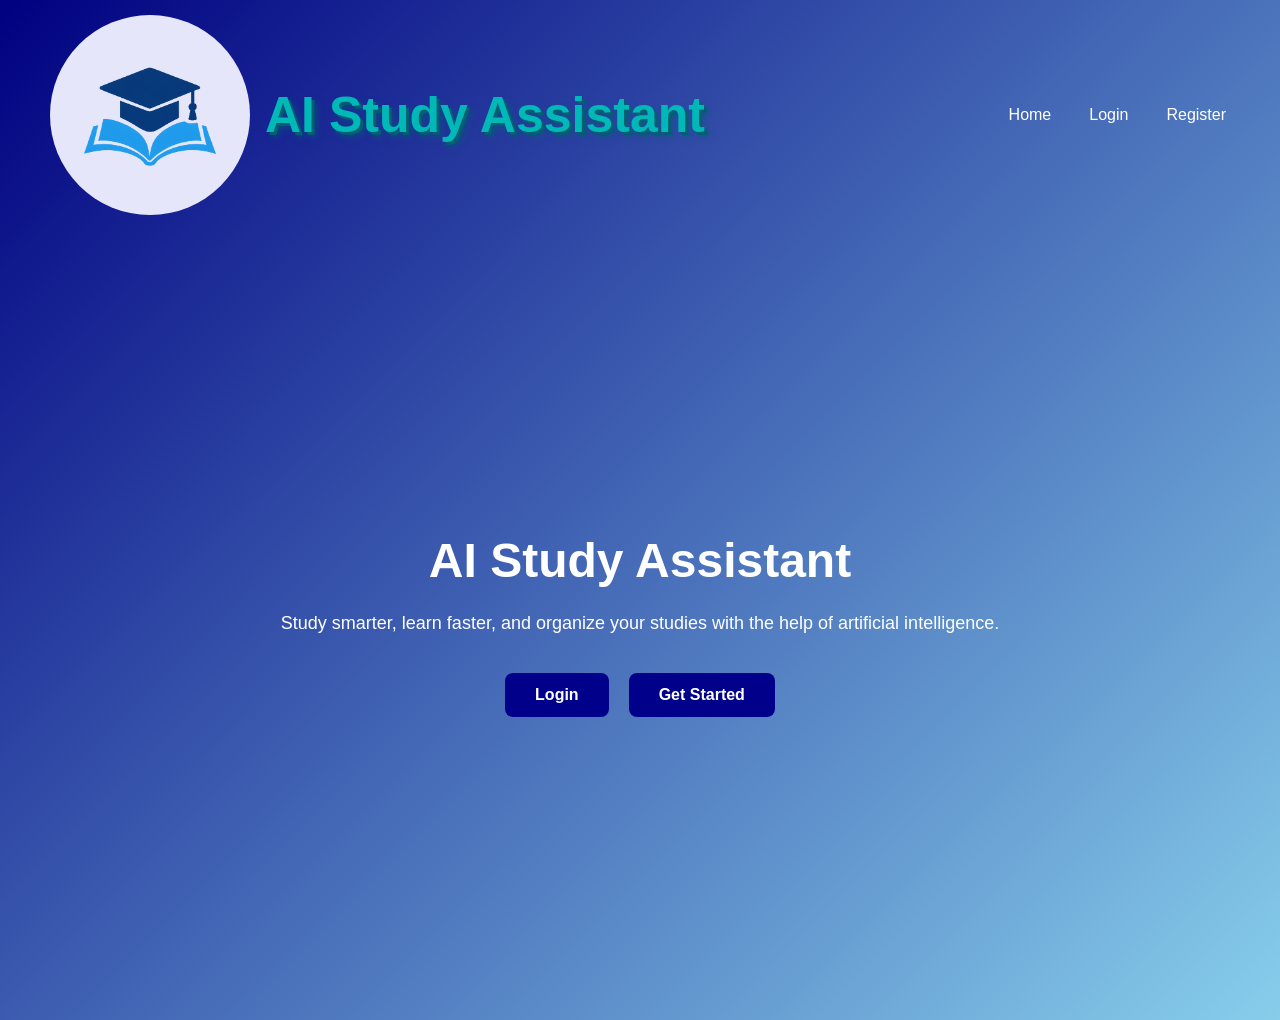
<file: frontend/index.html>
<!DOCTYPE html>
<html lang="en">
<head>
    <meta charset="UTF-8">
    <meta name="viewport" content="width=device-width, initial-scale=1.0">
    <title>AI Study Assistant</title>
    <link rel="stylesheet" href="css/style.css">
</head>

<body>

    <header class="navbar">
        <div class="logo">
            <img src="images/logo.png" alt="AI Study Assistant Logo">
            <span>AI Study Assistant</span>
        </div>

        <nav>
            <a href="index.html">Home</a>
            <a href="login.html">Login</a>
            <a href="register.html">Register</a>
        </nav>
    </header>

    <main class="hero">
        <div class="hero-content">
            <h1>AI Study Assistant</h1>

            <p>
                Study smarter, learn faster, and organize your studies
                with the help of artificial intelligence.
            </p>

            <div class="hero-buttons">
                <a href="login.html" class="btn">Login</a>
                <a href="register.html" class="btn">Get Started</a>
            </div>
        </div>
    </main>

    <script src="js/main.js"></script>
</body>
</html>
</file>
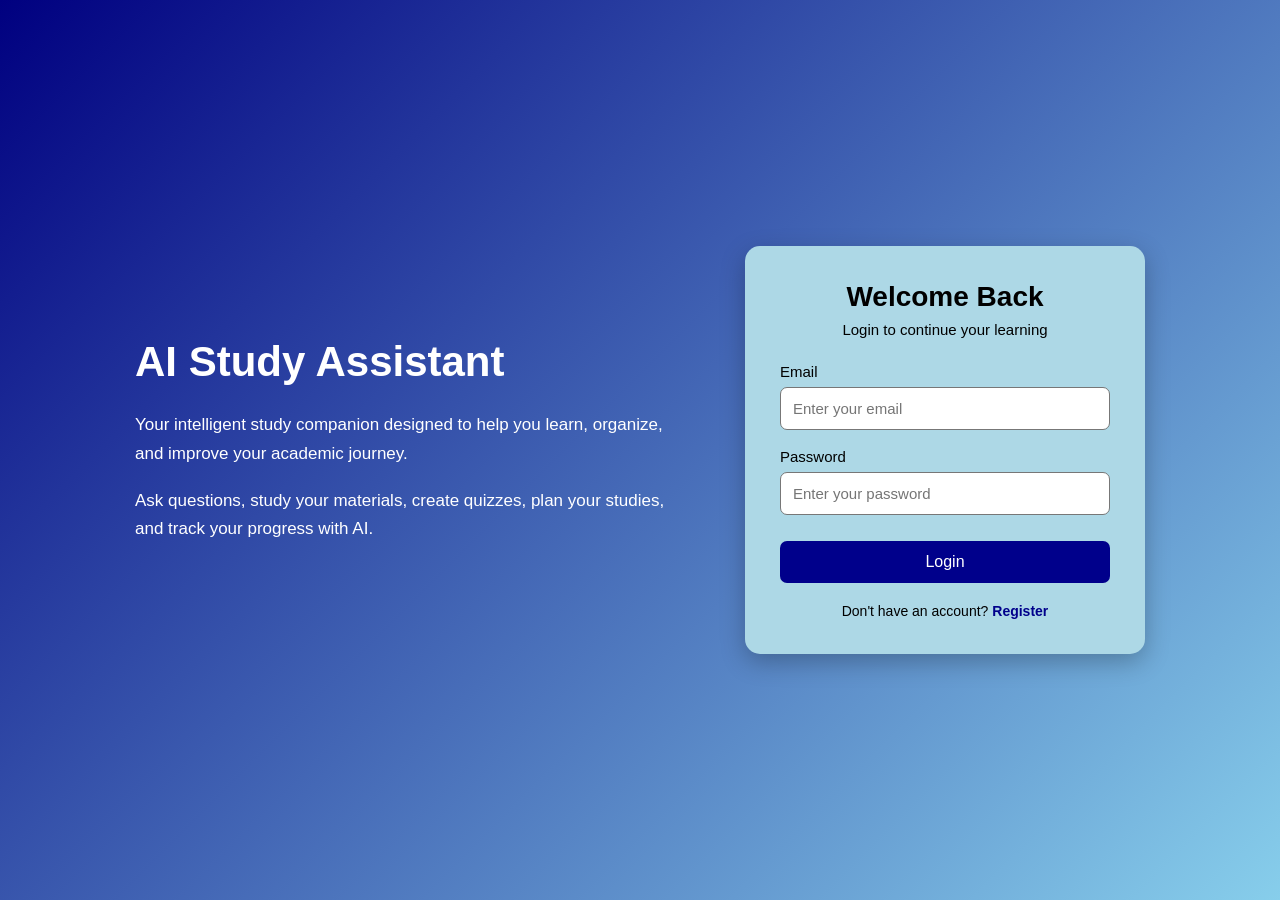
<file: frontend/chat.html>
<!DOCTYPE html>
<html lang="en">

<head>

    <meta charset="UTF-8">

    <meta
        name="viewport"
        content="width=device-width, initial-scale=1.0"
    >

    <title>AI Study Chat - AI Study Assistant</title>

    <link
        rel="stylesheet"
        href="css/style.css"
    >

    <link
        rel="stylesheet"
        href="css/dashboard.css"
    >

</head>


<body>

    <!-- =========================================
         HEADER
    ========================================== -->

    <header class="dashboard-header">

        <div class="logo">

            <img
                src="images/logo.png"
                alt="AI Study Assistant Logo"
            >

            <span>
                AI Study Assistant
            </span>

        </div>


        <a
            href="dashboard.html"
            class="logout-button"
        >
            Dashboard
        </a>

    </header>


    <!-- =========================================
         CHAT PAGE
    ========================================== -->

    <main class="chat-page">

        <section class="chat-container">


            <!-- =====================================
                 CHAT HEADER
            ====================================== -->

            <div class="chat-header">

                <h1>
                    AI Study Chat
                </h1>

                <p>
                    Ask questions using text or your voice.
                </p>

            </div>


            <!-- =====================================
                 CHAT MESSAGES
            ====================================== -->

            <div
                id="chatMessages"
                class="chat-messages"
            >

                <div class="message ai-message">

                    <strong>
                        AI Assistant
                    </strong>

                    <p>
                        Hello. Ask me a study question
                        by typing or speaking.
                    </p>

                </div>

            </div>


            <!-- =====================================
                 CHAT FORM
            ====================================== -->

            <form
                id="chatForm"
                class="chat-form"
            >


                <!-- SUBJECT -->

                <input
                    type="text"
                    id="subjectInput"
                    placeholder="Enter subject (e.g. Python)"
                    autocomplete="off"
                    required
                >


                <!-- QUESTION -->

                <input
                    type="text"
                    id="chatInput"
                    placeholder="Type your study question..."
                    autocomplete="off"
                    required
                >


                <!-- VOICE BUTTON -->

                <button
                    type="button"
                    id="voiceButton"
                    class="voice-button"
                    title="Speak your question"
                >
                    🎤
                </button>


                <!-- ASK BUTTON -->

                <button
                    type="submit"
                    class="chat-button"
                >
                    Ask
                </button>

            </form>


            <!-- =====================================
                 VOICE STATUS
            ====================================== -->

            <p
                id="voiceStatus"
                class="voice-status"
            ></p>


        </section>

    </main>


    <!-- =========================================
         JAVASCRIPT
    ========================================== -->

    <script src="js/chat.js?v=1002"></script>

</body>

</html>
</file>
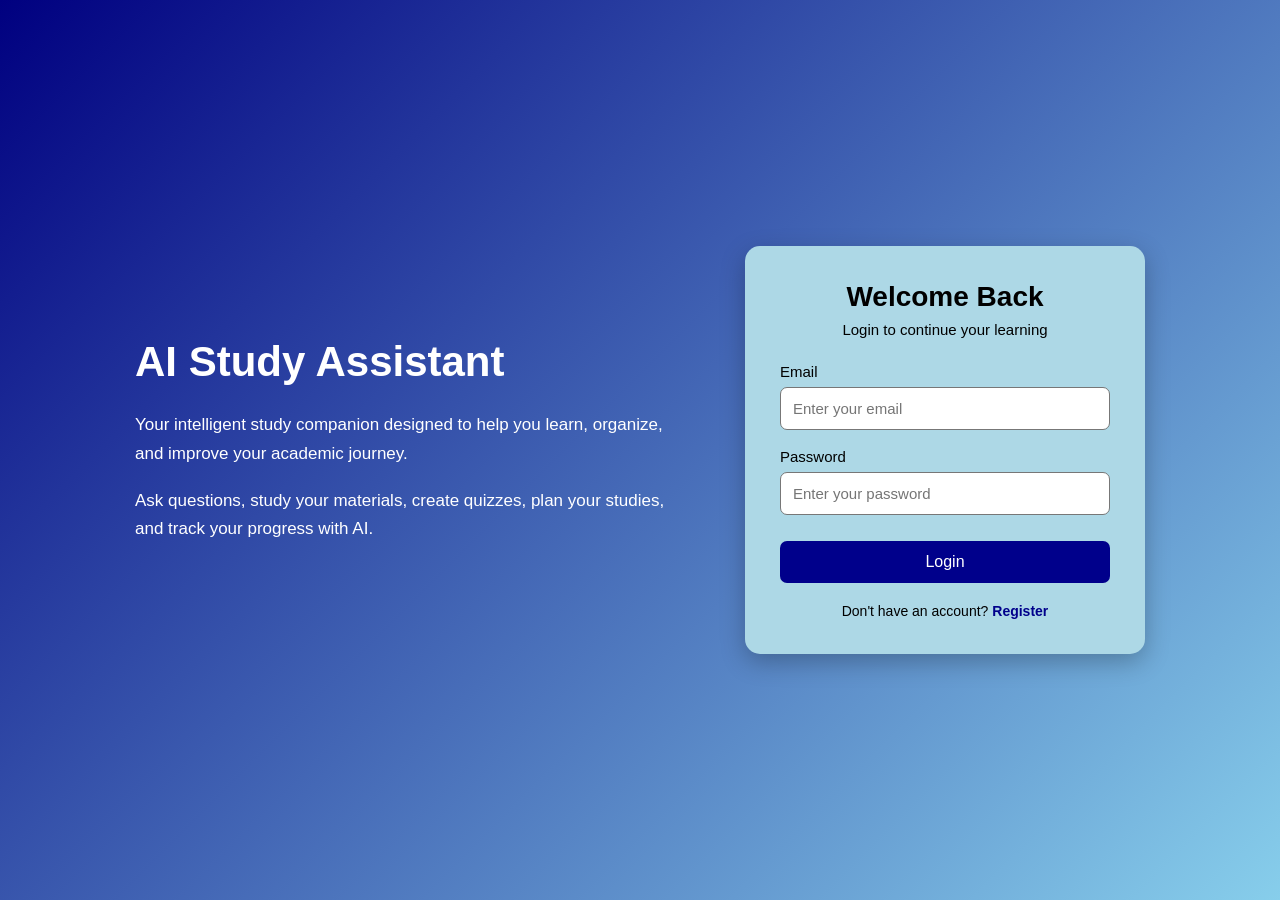
<file: frontend/dashboard.html>
<!DOCTYPE html>
<html lang="en">

<head>

    <meta charset="UTF-8">

    <meta name="viewport" content="width=device-width, initial-scale=1.0">

    <title>Dashboard - AI Study Assistant</title>

    <link rel="stylesheet" href="css/style.css">
    <link rel="stylesheet" href="css/dashboard.css">

</head>


<body>


    <!-- ============================= -->
    <!-- DASHBOARD HEADER -->
    <!-- ============================= -->

    <header class="dashboard-header">

        <div class="logo">

            <img
                src="images/logo.png"
                alt="AI Study Assistant Logo"
            >

            <span>
                AI Study Assistant
            </span>

        </div>


        <div class="dashboard-actions">

            <a
                href="profile.html"
                class="profile-button"
            >
                Profile
            </a>


            <a
                href="login.html"
                class="logout-button"
            >
                Logout
            </a>

        </div>

    </header>



    <!-- ============================= -->
    <!-- DASHBOARD -->
    <!-- ============================= -->

    <main class="dashboard">


        <!-- ============================= -->
        <!-- WELCOME SECTION -->
        <!-- ============================= -->

        <section class="welcome-section">

            <h1>
                Welcome to AI Study Assistant
            </h1>

            <p>
                Your personalized space to learn,
                organize, and track your studies.
            </p>

        </section>



        <!-- ============================= -->
        <!-- DASHBOARD CARDS -->
        <!-- ============================= -->

        <section class="dashboard-cards">


            <!-- AI STUDY CHAT -->

            <a
                href="chat.html"
                class="dashboard-card"
            >

                <h2>
                    AI Study Chat
                </h2>

                <p>
                    Ask questions and learn with your AI study assistant.
                </p>

            </a>



            <!-- STUDY MATERIALS -->

            <a
                href="materials.html"
                class="dashboard-card"
            >

                <h2>
                    Study Materials
                </h2>

                <p>
                    Upload and manage your study materials.
                </p>

            </a>



            <!-- STUDY PLANNER -->

            <a
                href="planner.html"
                class="dashboard-card"
            >

                <h2>
                    Study Planner
                </h2>

                <p>
                    Organize your study schedule and tasks.
                </p>

            </a>



            <!-- AI QUIZ -->

            <a
                href="quiz.html"
                class="dashboard-card"
            >

                <h2>
                    AI Quiz
                </h2>

                <p>
                    Test your knowledge with AI-generated quizzes.
                </p>

            </a>



            <!-- MY PROGRESS -->

            <a
                href="progress.html"
                class="dashboard-card"
            >

                <h2>
                    My Progress
                </h2>

                <p>
                    View and track your learning progress.
                </p>

            </a>


            <a href="history.html" class="dashboard-card">
                <h2>Chat History</h2>
                <p>View your previous questions and AI answers.</p>
            </a>




    </main>



    <!-- ============================= -->
    <!-- JAVASCRIPT -->
    <!-- ============================= -->

    <script src="js/main.js"></script>


</body>

</html>
</file>
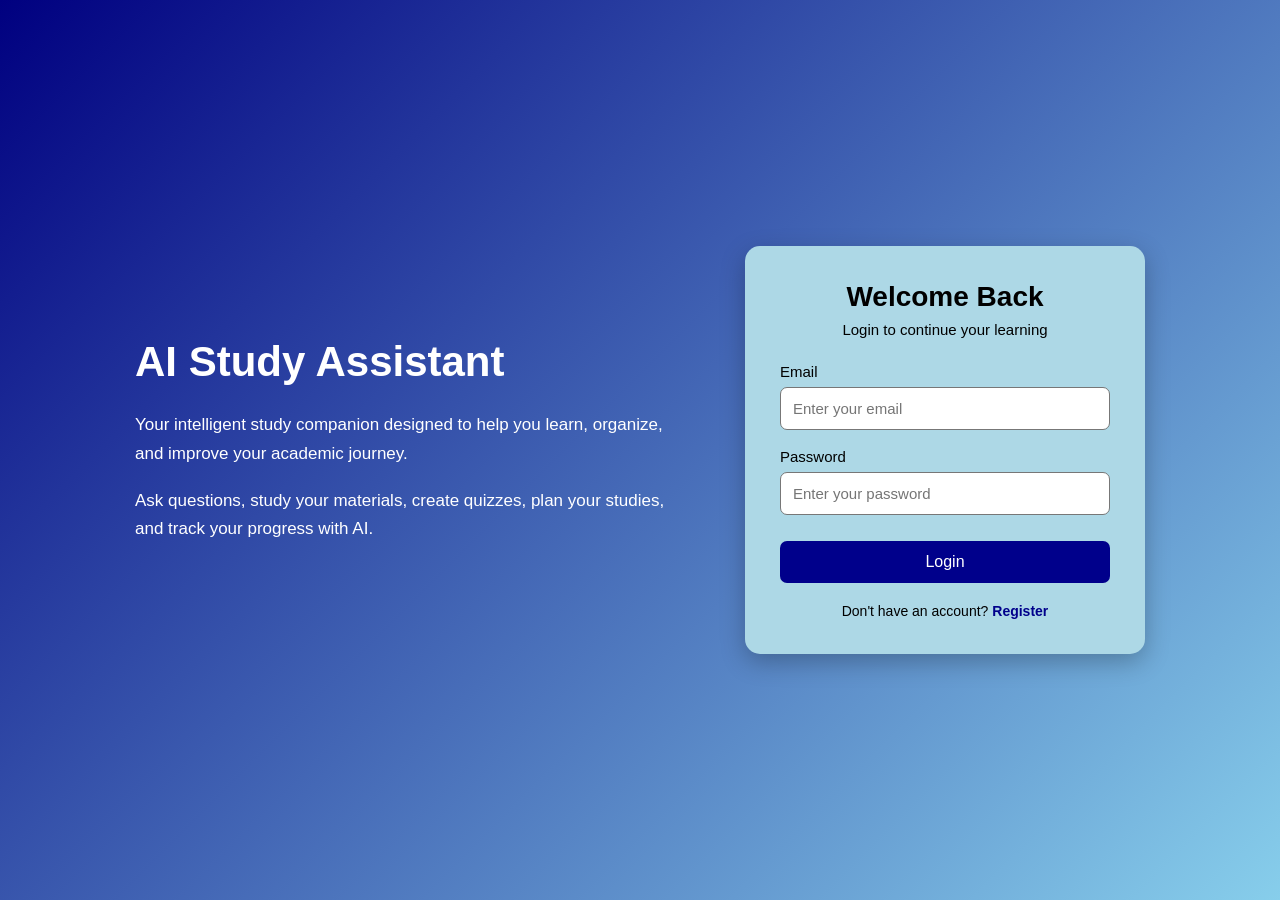
<file: frontend/history.html>
<!DOCTYPE html>
<html lang="en">

<head>

    <meta charset="UTF-8">

    <meta
        name="viewport"
        content="width=device-width, initial-scale=1.0"
    >

    <title>Chat History - AI Study Assistant</title>

    <link
        rel="stylesheet"
        href="css/style.css"
    >

    <link
        rel="stylesheet"
        href="css/dashboard.css"
    >

</head>


<body>


    <!-- =========================================
         HEADER
    ========================================== -->

    <header class="dashboard-header">

        <div class="logo">

            <img
                src="images/logo.png"
                alt="AI Study Assistant Logo"
            >

            <span>
                AI Study Assistant
            </span>

        </div>


        <div class="dashboard-actions">

            <a
                href="dashboard.html"
                class="profile-button"
            >
                Dashboard
            </a>

        </div>

    </header>



    <!-- =========================================
         CHAT HISTORY
    ========================================== -->

    <main class="dashboard">

        <section class="welcome-section">

            <h1>
                Chat History
            </h1>

            <p>
                View your previous questions and AI answers.
            </p>

        </section>


        <section
            id="chatHistory"
            class="dashboard-cards"
        >

            <p>
                Loading chat history...
            </p>

        </section>

    </main>



    <script src="js/history.js?v=2"></script>

</body>

</html>
</file>
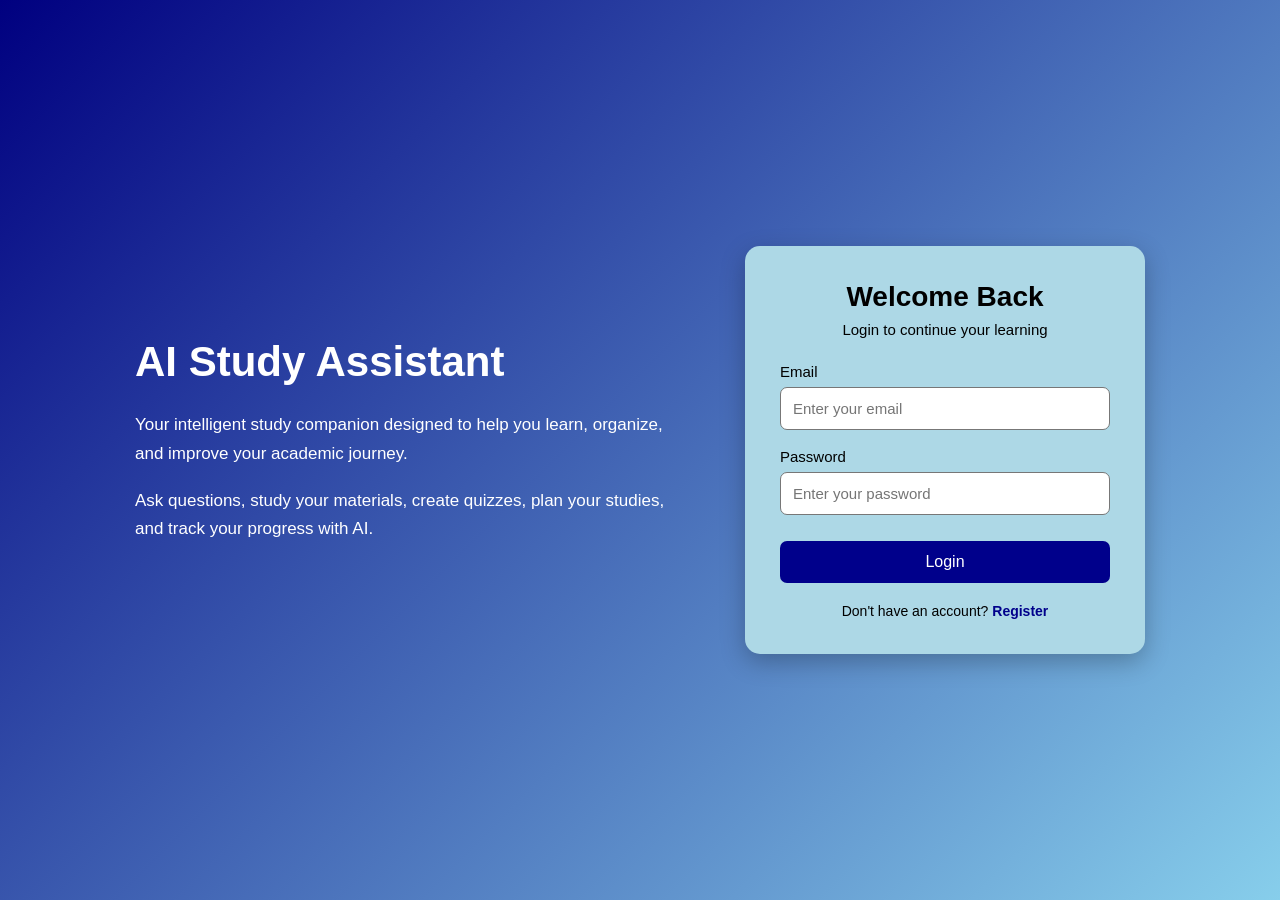
<file: frontend/login.html>
﻿<!DOCTYPE html>
<html lang="en">
<head>
    <meta charset="UTF-8">
    <meta name="viewport" content="width=device-width, initial-scale=1.0">
    <title>Login - AI Study Assistant</title>
    <link rel="stylesheet" href="css/style.css">
    <link rel="stylesheet" href="css/auth.css">
</head>

<body>

    <div class="auth-page">

        <div class="auth-info">
            <h1>AI Study Assistant</h1>

            <p>
                Your intelligent study companion designed to help you
                learn, organize, and improve your academic journey.
            </p>

            <p>
                Ask questions, study your materials, create quizzes,
                plan your studies, and track your progress with AI.
            </p>
        </div>

        <div class="auth-container">

            <h2>Welcome Back</h2>
            <p class="form-subtitle">Login to continue your learning</p>

            <form id="loginForm">

                <div class="form-group">
                    <label for="email">Email</label>
                    <input
                        type="email"
                        id="email"
                        name="email"
                        placeholder="Enter your email"
                        required
                    >
                </div>

                <div class="form-group">
                    <label for="password">Password</label>
                    <input
                        type="password"
                        id="password"
                        name="password"
                        placeholder="Enter your password"
                        required
                    >
                </div>

                <button type="submit" class="auth-button">
                    Login
                </button>

            </form>

            <p class="switch-form">
                Don't have an account?
                <a href="register.html">Register</a>
            </p>

        </div>

    </div>

    <script src="js/auth.js?v=4"></script>

</body>
</html>
</file>
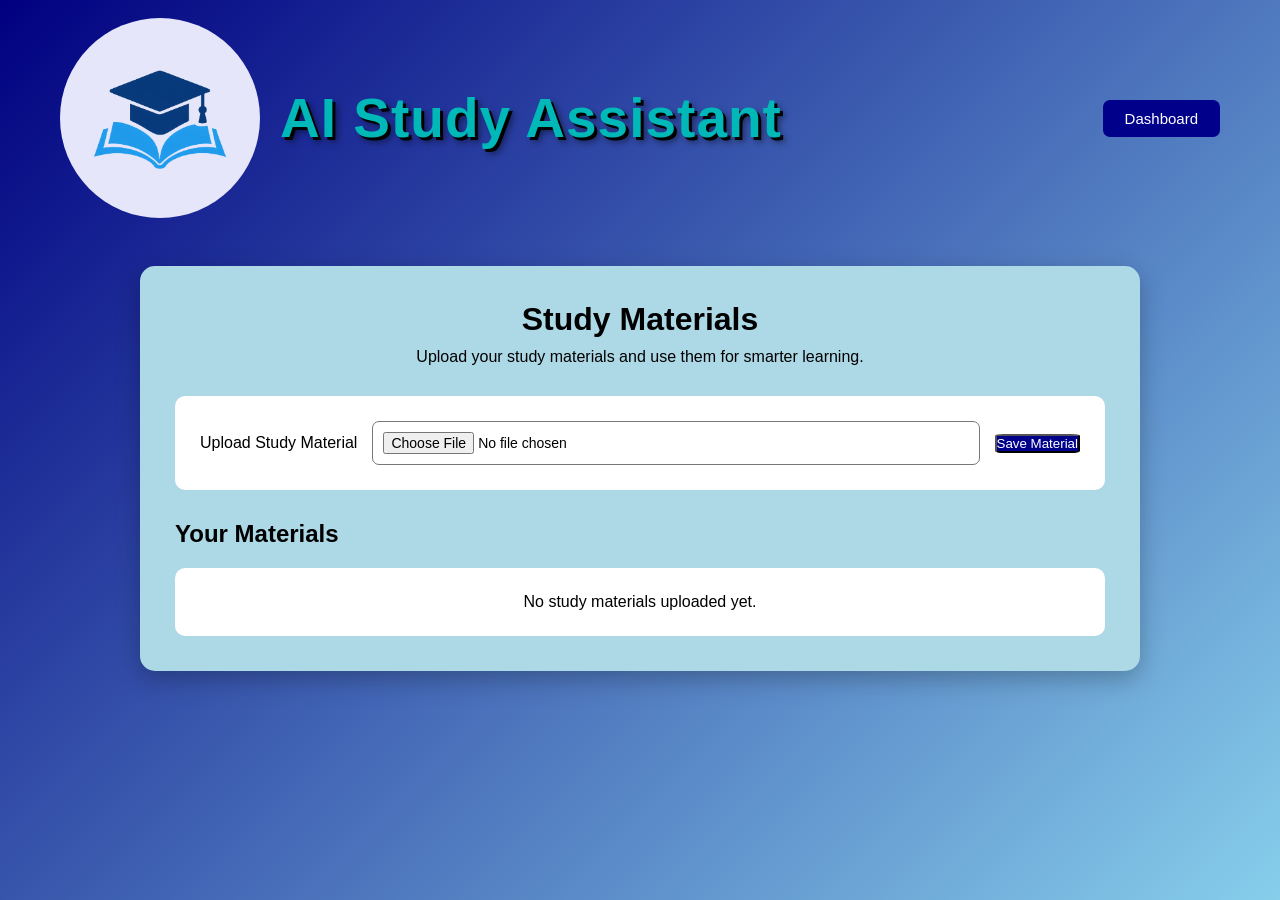
<file: frontend/materials.html>
<!DOCTYPE html>
<html lang="en">

<head>

    <meta charset="UTF-8">

    <meta
        name="viewport"
        content="width=device-width, initial-scale=1.0"
    >

    <title>Study Materials - AI Study Assistant</title>

    <link
        rel="stylesheet"
        href="css/style.css"
    >

    <link
        rel="stylesheet"
        href="css/dashboard.css"
    >

</head>


<body>


    <header class="dashboard-header">

        <div class="logo">

            <img
                src="images/logo.png"
                alt="AI Study Assistant Logo"
            >

            <span>
                AI Study Assistant
            </span>

        </div>


        <a
            href="dashboard.html"
            class="logout-button"
        >
            Dashboard
        </a>

    </header>



    <main class="materials-page">


        <!-- =========================================
             STUDY MATERIALS CONTAINER
        ========================================== -->

        <section class="materials-container">


            <div class="materials-header">

                <h1>
                    Study Materials
                </h1>

                <p>
                    Upload your study materials and use them
                    for smarter learning.
                </p>

            </div>



            <!-- =========================================
                 UPLOAD FORM
            ========================================== -->

            <form
                id="uploadForm"
                class="upload-form"
            >

                <label for="materialFile">
                    Upload Study Material
                </label>


                <input
                    type="file"
                    id="materialFile"
                    accept=".pdf,.txt"
                    required
                >


                <button type="submit">
                    Save Material
                </button>

            </form>



            <!-- =========================================
                 MATERIALS LIST
            ========================================== -->

            <section class="materials-list">

                <h2>
                    Your Materials
                </h2>


                <div id="materialsList">

                    <div class="empty-materials">

                        <p>
                            No study materials uploaded yet.
                        </p>

                    </div>

                </div>

            </section>


        </section>



        <!-- =========================================
             AI SUMMARY CONTAINER
        ========================================== -->

        <section
            id="materialContent"
            class="material-content"
            style="display: none;"
        >


            <h2>
                AI SUMMARY
            </h2>


            <!-- =====================================
                 AI SUMMARY CONTENT
            ====================================== -->

            <div id="aiSummaryContent"></div>



            <!-- =====================================
                 DOWNLOAD AI SUMMARY BUTTON
            ====================================== -->

            <button
                type="button"
                id="downloadSummaryButton"
                style="
                    display: block;
                    margin-top: 20px;
                    padding: 12px 22px;
                    background-color: darkblue;
                    color: white;
                    border: none;
                    border-radius: 8px;
                    cursor: pointer;
                    font-size: 15px;
                    font-weight: 600;
                "
            >
                Download AI Summary
            </button>


        </section>


    </main>



    <script src="js/materials.js?v=10000"></script>


</body>

</html>
</file>
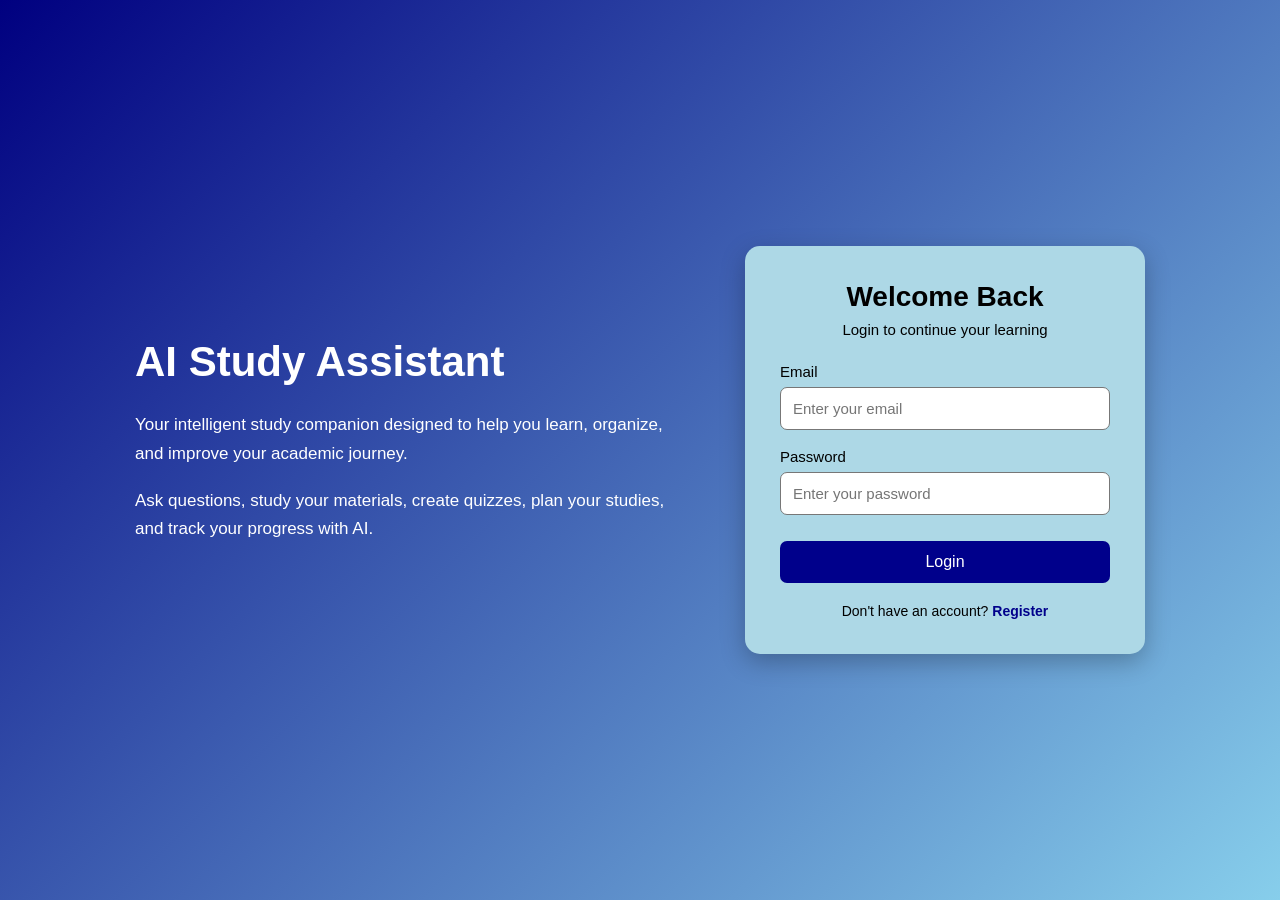
<file: frontend/planner.html>
﻿<!DOCTYPE html>
<html lang="en">
<head>
    <meta charset="UTF-8">
    <meta name="viewport" content="width=device-width, initial-scale=1.0">

    <title>Study Planner - AI Study Assistant</title>

    <link rel="stylesheet" href="css/style.css">
    <link rel="stylesheet" href="css/dashboard.css">
</head>

<body>

    <header class="dashboard-header">

        <div class="logo">
            <img src="images/logo.png" alt="AI Study Assistant Logo">
            <span>AI Study Assistant</span>
        </div>

        <a href="dashboard.html" class="logout-button">
            Dashboard
        </a>

    </header>


    <main class="planner-page">

        <section class="planner-container">

            <div class="planner-header">
                <h1>Study Planner</h1>

                <p>
                    Organize your subjects, tasks, and study schedule.
                </p>
            </div>


            <form id="plannerForm" class="planner-form">

                <div class="planner-field">
                    <label for="subject">Subject</label>

                    <input
                        type="text"
                        id="subject"
                        placeholder="Enter subject"
                        required
                    >
                </div>


                <div class="planner-field">
                    <label for="task">Study Task</label>

                    <input
                        type="text"
                        id="task"
                        placeholder="Enter study task"
                        required
                    >
                </div>


                <div class="planner-field">
                    <label for="studyDate">Date</label>

                    <input
                        type="date"
                        id="studyDate"
                        required
                    >
                </div>


                <div class="planner-field">
                    <label for="studyTime">Study Time</label>

                    <input
                        type="time"
                        id="studyTime"
                        required
                    >
                </div>


                <button type="submit" class="planner-button">
                    Add Study Task
                </button>

            </form>


            <section class="tasks-section">

                <h2>My Study Tasks</h2>

                <div id="taskList">

                    <div class="empty-tasks">
                        <p>
                            No study tasks added yet.
                        </p>
                    </div>

                </div>

            </section>

        </section>

    </main>


    <script src="js/planner.js?v=2"></script>

</body>
</html>
</file>
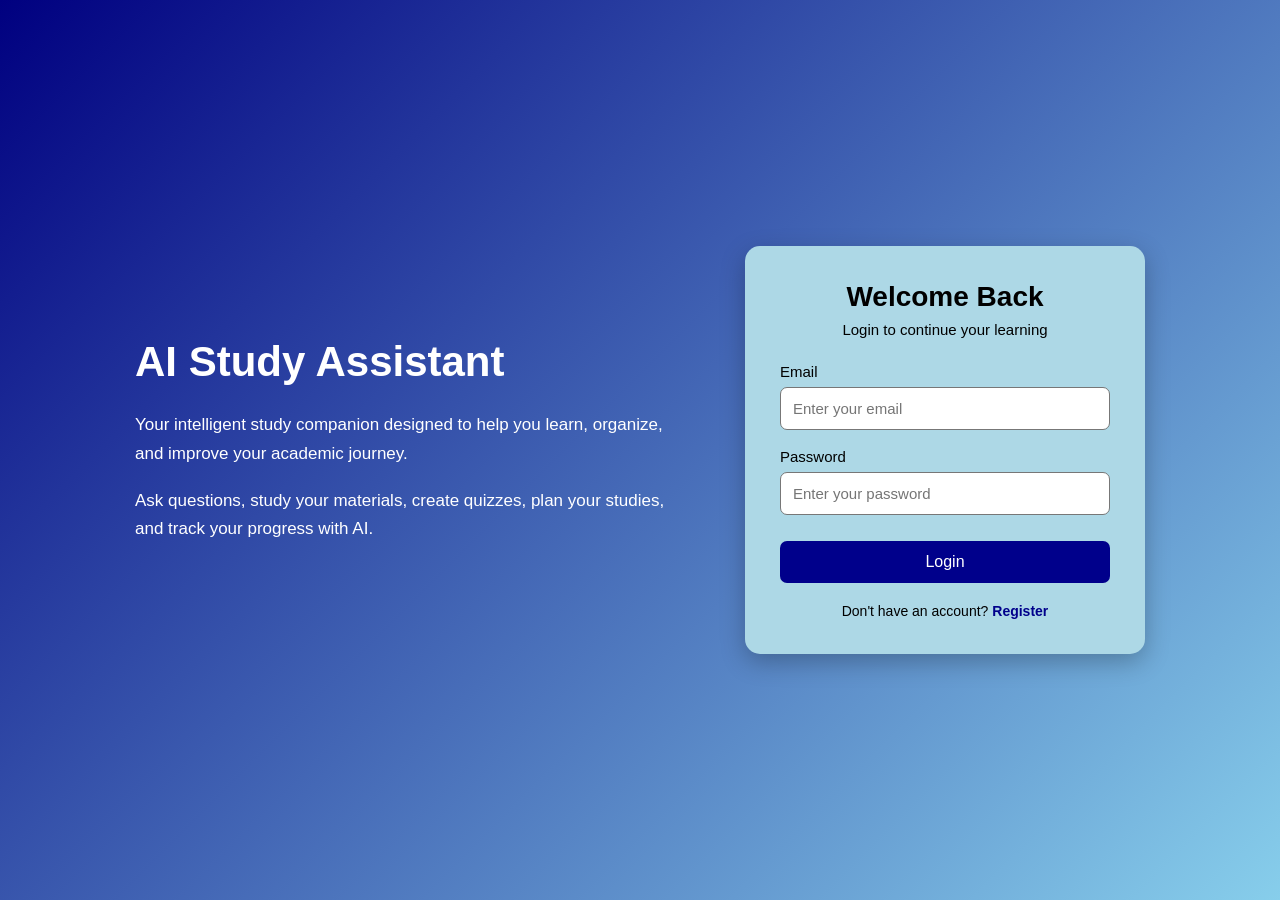
<file: frontend/profile.html>
<!DOCTYPE html>
<html lang="en">
<head>
    <meta charset="UTF-8">
    <meta name="viewport" content="width=device-width, initial-scale=1.0">

    <title>Profile - AI Study Assistant</title>

    <link rel="stylesheet" href="css/style.css">
    <link rel="stylesheet" href="css/dashboard.css">
</head>

<body>

    <header class="dashboard-header">

        <div class="header-left">
            <h2>AI Study Assistant</h2>
        </div>

        <div class="dashboard-actions">
            <a href="dashboard.html" class="profile-button">
                Dashboard
            </a>

            <button id="logoutButton" class="profile-button">
                Logout
            </button>
        </div>

    </header>


    <main class="profile-page">

        <div class="profile-container">

            <div class="profile-icon">
                👤
            </div>

            <h1>My Profile</h1>

            <p class="profile-subtitle">
                Manage your account information
            </p>


            <div class="profile-details">

                <div class="profile-item">
                    <span>Full Name</span>
                    <strong id="profileName">Loading...</strong>
                </div>

                <div class="profile-item">
                    <span>Email</span>
                    <strong id="profileEmail">Loading...</strong>
                </div>

                <div class="profile-item">
                    <span>User ID</span>
                    <strong id="profileUserId">Loading...</strong>
                </div>

            </div>


            <button
                type="button"
                id="logoutProfileButton"
                class="profile-logout-button"
            >
                Logout
            </button>

        </div>

    </main>


    <script src="js/profile.js"></script>

</body>
</html>
</file>
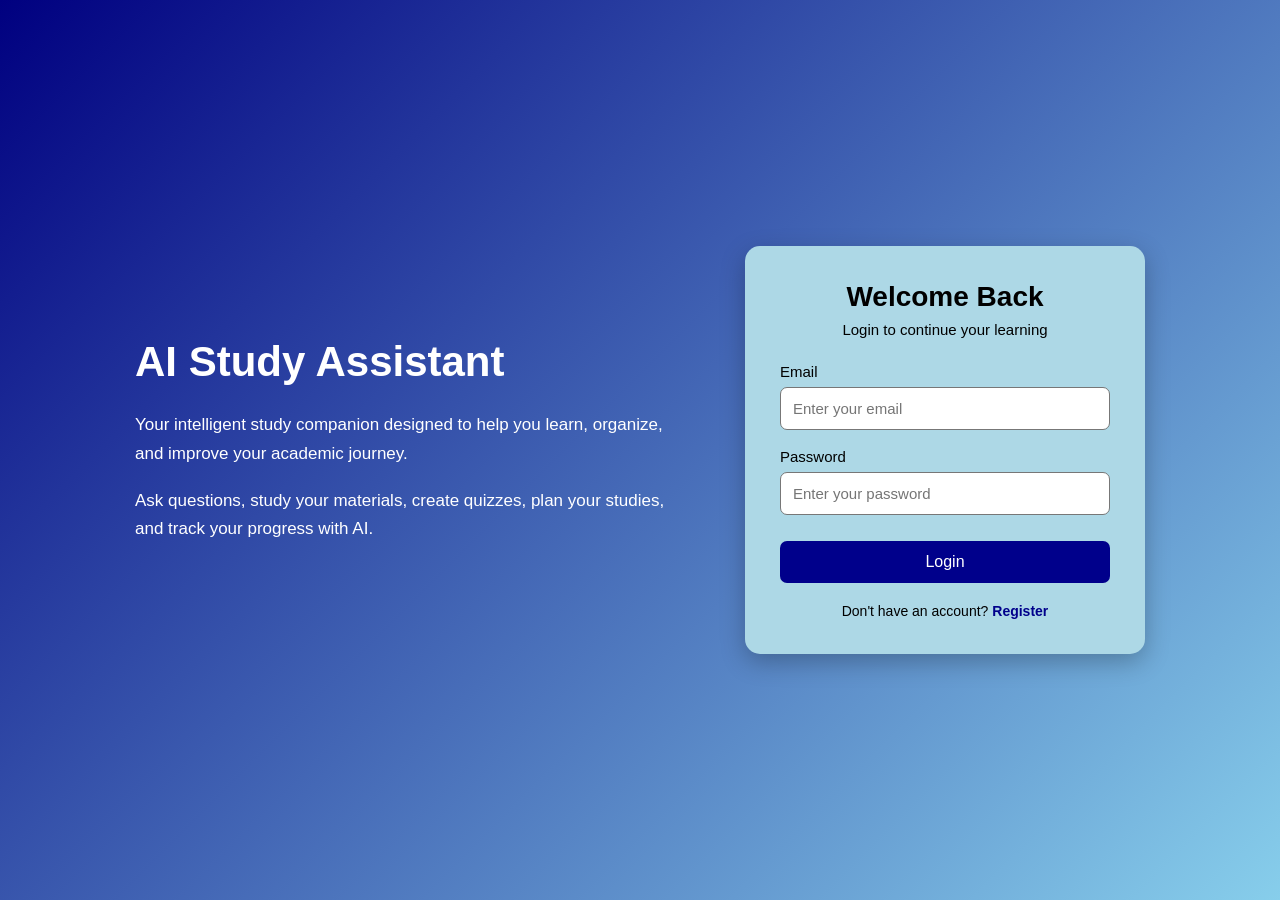
<file: frontend/progress.html>
<!DOCTYPE html>
<html lang="en">
<head>
    <meta charset="UTF-8">
    <meta name="viewport" content="width=device-width, initial-scale=1.0">
    <title>My Progress - AI Study Assistant</title>

    <link rel="stylesheet" href="css/style.css">
    <link rel="stylesheet" href="css/dashboard.css">
</head>

<body>
    <header class="dashboard-header">
        <div class="logo">
            <img src="images/logo.png" alt="AI Study Assistant Logo">
            <span>AI Study Assistant</span>
        </div>

        <a href="dashboard.html" class="logout-button">Dashboard</a>
    </header>

    <main class="progress-page">
        <section class="progress-container">

            <div class="progress-header">
                <h1>My Progress</h1>
                <p>Track your learning activity, quiz performance, and study materials.</p>
            </div>

            <section class="progress-summary" aria-label="Learning statistics">
                <div class="progress-card">
                    <h2>Study Tasks</h2>
                    <p id="taskCount">0</p>
                    <span>Tasks recorded</span>
                </div>

                <div class="progress-card">
                    <h2>Quiz Score</h2>
                    <p id="quizScore">0%</p>
                    <span>Average quiz percentage</span>
                </div>

                <div class="progress-card">
                    <h2>Materials</h2>
                    <p id="materialCount">0</p>
                    <span>Saved study materials</span>
                </div>
            </section>

            <section class="progress-section">
                <h2>Learning Progress</h2>

                <div class="progress-bar-container">
                    <div
                        id="progressBar"
                        class="progress-bar"
                        role="progressbar"
                        aria-valuemin="0"
                        aria-valuemax="100"
                        aria-valuenow="0"
                    >0%</div>
                </div>

                <p id="progressMessage">
                    Start studying to track your progress.
                </p>
            </section>

            <section class="progress-section study-summary-section">
                <div class="study-summary-title">
                    <div>
                        <h2>Study Summary</h2>
                        <p>Review the subjects and topics you have explored.</p>
                    </div>
                </div>

                <div id="studySummary" class="summary-box" aria-live="polite">
                    <p>Loading your learning activity...</p>
                </div>
            </section>

        </section>
    </main>

    <script src="js/progress.js?v=5"></script>
</body>
</html>
</file>
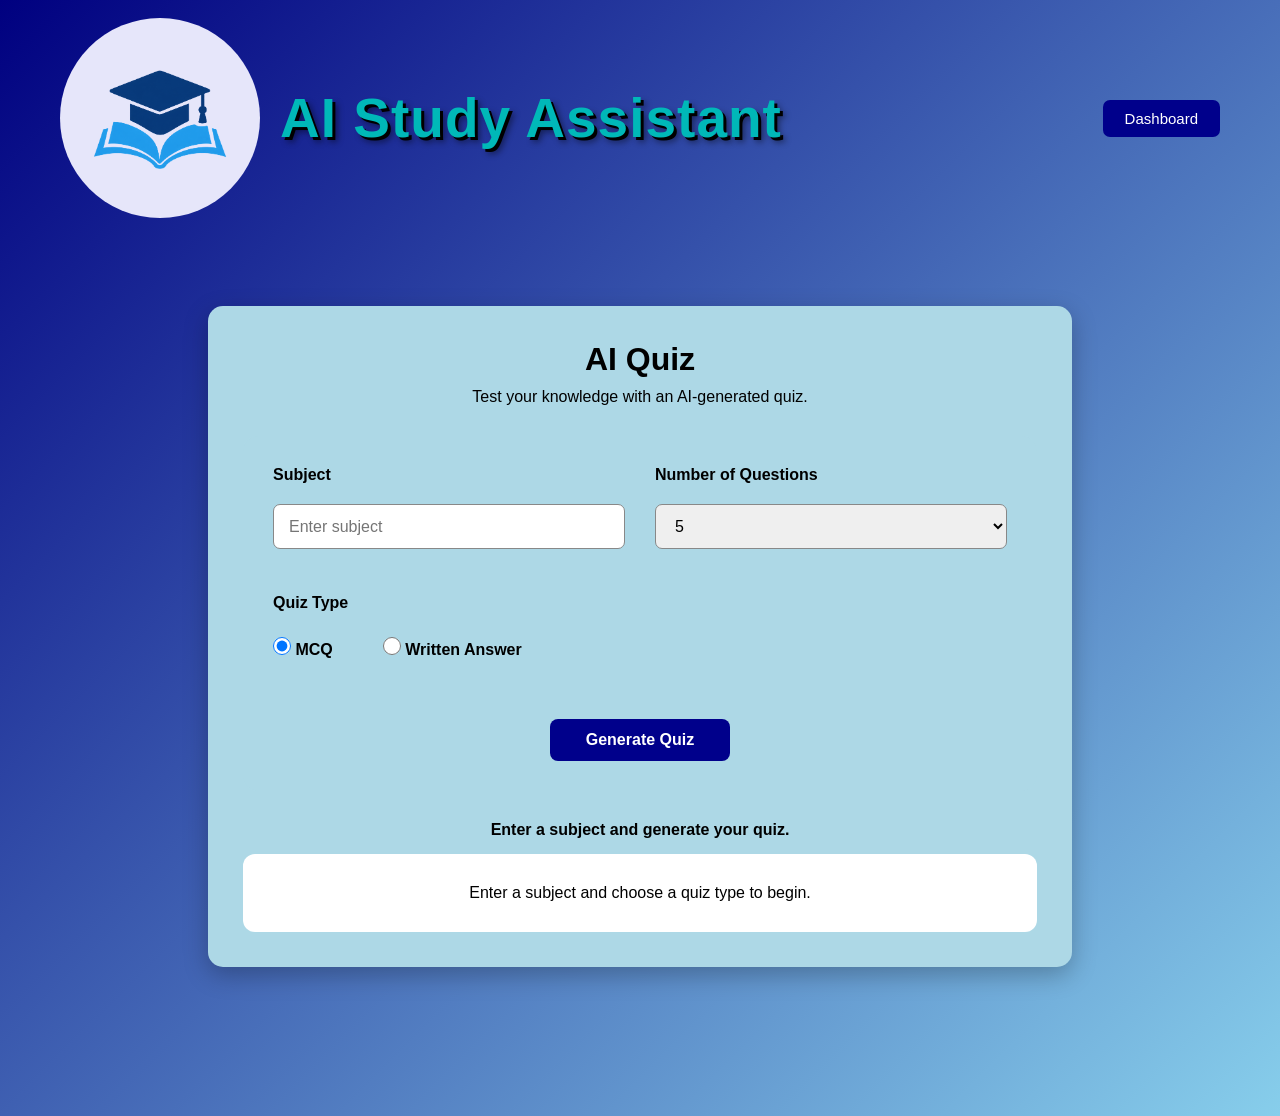
<file: frontend/quiz.html>
<!DOCTYPE html>
<html lang="en">

<head>
    <meta charset="UTF-8">
    <meta name="viewport" content="width=device-width, initial-scale=1.0">

    <title>AI Quiz - AI Study Assistant</title>

    <link rel="stylesheet" href="css/style.css">
    <link rel="stylesheet" href="css/dashboard.css">

    <style>
        .quiz-page {
            min-height: calc(100vh - 80px);
            padding: 40px 20px;
        }

        .quiz-container {
            width: 90%;
            max-width: 1000px;
            margin: auto;
        }

        .quiz-header {
            text-align: center;
            margin-bottom: 30px;
        }

        .quiz-header h1 {
            margin-bottom: 10px;
        }

        .quiz-settings {
            background: #add8e6;
            padding: 30px;
            border-radius: 15px;
            margin-bottom: 30px;
        }

        /* Subject + Number of Questions side by side */

        .quiz-settings-row {
            display: flex;
            gap: 30px;
            width: 100%;
        }

        .quiz-settings-row .form-group {
            flex: 1;
        }

        .quiz-form-group {
            margin-bottom: 20px;
        }

        .quiz-form-group label {
            display: block;
            margin-bottom: 8px;
            color: #000;
            font-weight: bold;
        }

        .quiz-form-group input,
        .quiz-form-group select {
            width: 100%;
            padding: 12px;
            border: 1px solid #888;
            border-radius: 7px;
            box-sizing: border-box;
            font-size: 16px;
        }

        /* Quiz type */

        .quiz-type-options {
            display: flex;
            gap: 25px;
        }

        .quiz-type-option {
            display: flex;
            align-items: center;
            gap: 8px;
            color: #000;
            cursor: pointer;
        }

        .quiz-type-option input {
            width: auto;
        }

        /* Buttons */

        .submit-quiz {
            display: block;
            width: 180px;
            margin: 25px auto 0;
            padding: 12px 20px;
            background: darkblue;
            color: white;
            border: none;
            border-radius: 8px;
            font-size: 16px;
            font-weight: bold;
            cursor: pointer;
        }

        .submit-quiz:hover {
            opacity: 0.9;
        }

        .submit-quiz:disabled {
            opacity: 0.6;
            cursor: not-allowed;
        }

        /* Message */

        #quizMessage {
            text-align: center;
            margin: 15px 0;
            font-weight: bold;
        }

        /* Question */

        .quiz-question {
            width: 100%;
            background: white;
            padding: 25px;
            margin-bottom: 25px;
            border-radius: 12px;
            box-sizing: border-box;
            color: #000;
        }

        .quiz-question h3 {
            margin: 0 0 20px;
            font-size: 20px;
            line-height: 1.5;
        }

        /* Options */

        .quiz-option {
            display: block;
            width: 100%;
            padding: 13px 15px;
            margin-bottom: 10px;
            border: 1px solid #ccc;
            border-radius: 8px;
            background: #f7f7f7;
            color: #000;
            cursor: pointer;
            box-sizing: border-box;
        }

        .quiz-option:hover {
            background: #e8f4f8;
        }

        .quiz-option input {
            margin-right: 8px;
        }

        /* Correct answer */

        .quiz-option.correct-answer {
            background: #d4edda !important;
            border: 2px solid green !important;
            color: green !important;
        }

        /* Wrong selected answer */

        .quiz-option.wrong-answer {
            background: #f8d7da !important;
            border: 2px solid red !important;
            color: red !important;
        }

        /* Written answer */

        .written-answer {
            width: 100%;
            min-height: 50px;
            padding: 12px;
            border: 1px solid #aaa;
            border-radius: 8px;
            box-sizing: border-box;
            font-size: 16px;
        }

        .written-answer.correct-answer {
            background: #d4edda !important;
            border: 2px solid green !important;
            color: green !important;
        }

        .written-answer.wrong-answer {
            background: #f8d7da !important;
            border: 2px solid red !important;
            color: red !important;
        }

        /* Empty quiz */

        .empty-quiz {
            background: white;
            padding: 30px;
            border-radius: 12px;
            text-align: center;
            color: #000;
        }

        /* Result */

        .quiz-result {
            background: white;
            padding: 25px;
            margin-top: 30px;
            border-radius: 12px;
            text-align: center;
            color: #000;
        }

        .quiz-result h2 {
            color: darkblue;
        }

        /* Mobile */

        @media (max-width: 700px) {

            .quiz-settings-row {
                flex-direction: column;
                gap: 0;
            }

            .quiz-type-options {
                flex-direction: column;
                gap: 12px;
            }

        }
    </style>
</head>

<body>

    <header class="dashboard-header">

        <div class="logo">

            <img
                src="images/logo.png"
                alt="AI Study Assistant Logo"
            >

            <span>
                AI Study Assistant
            </span>

        </div>

        <a
            href="dashboard.html"
            class="logout-button"
        >
            Dashboard
        </a>

    </header>


    <main class="quiz-page">

        <section class="quiz-container">

            <div class="quiz-header">

                <h1>
                    AI Quiz
                </h1>

                <p>
                    Test your knowledge with an AI-generated quiz.
                </p>

            </div>


            <!-- QUIZ SETTINGS -->

            <div class="quiz-settings">

                <!-- SUBJECT + NUMBER OF QUESTIONS -->

                <div class="quiz-settings-row">

                    <div class="form-group quiz-form-group">

                        <label for="quizSubject">
                            Subject
                        </label>

                        <input
                            type="text"
                            id="quizSubject"
                            placeholder="Enter subject"
                        >

                    </div>


                    <div class="form-group quiz-form-group">

                        <label for="questionCount">
                            Number of Questions
                        </label>

                        <select id="questionCount">

                            <option value="5">
                                5
                            </option>

                            <option value="10">
                                10
                            </option>

                            <option value="15">
                                15
                            </option>

                            <option value="20">
                                20
                            </option>

                        </select>

                    </div>

                </div>


                <!-- QUIZ TYPE -->

                <div class="form-group quiz-form-group">

                    <label>
                        Quiz Type
                    </label>

                    <div class="quiz-type-options">

                        <label class="quiz-type-option">

                            <input
                                type="radio"
                                name="quizType"
                                value="mcq"
                                checked
                            >

                            <span>
                                MCQ
                            </span>

                        </label>


                        <label class="quiz-type-option">

                            <input
                                type="radio"
                                name="quizType"
                                value="written"
                            >

                            <span>
                                Written Answer
                            </span>

                        </label>

                    </div>

                </div>


                <!-- GENERATE -->

                <button
                    type="button"
                    id="generateQuiz"
                    class="submit-quiz"
                >
                    Generate Quiz
                </button>

            </div>


            <div id="quizMessage"></div>


            <!-- QUESTIONS -->

            <section id="quizArea">

                <div class="empty-quiz">

                    <p>
                        Enter a subject and choose a quiz type to begin.
                    </p>

                </div>

            </section>

        </section>

    </main>


    <script src="js/quiz.js?v=7"></script>

</body>

</html>
</file>
<file: frontend/css/style.css>
/* =========================================================
   AI STUDY ASSISTANT - MAIN STYLE
   File: frontend/css/style.css
   ========================================================= */

/* -------------------------
   Global Reset
------------------------- */

* {
    margin: 0;
    padding: 0;
    box-sizing: border-box;
}

html {
    scroll-behavior: smooth;
}

body {
    min-height: 100vh;
    font-family: Arial, sans-serif;
    background: linear-gradient(135deg, navy, skyblue);
    color: white;
}


/* =========================================================
   Navigation Bar
   ========================================================= */

.navbar {
    width: 100%;
    min-height: 110px;
    padding: 15px 50px;

    display: flex;
    justify-content: space-between;
    align-items: center;
}


/* -------------------------
   Logo
------------------------- */

.navbar .logo {
    display: flex;
    align-items: center;
    gap: 15px;

    font-size: 22px;text-shadow:
        3px 3px 0 #005f73,
        5px 5px 6px rgba(0, 95, 115, 0.6);
    font-weight: 600;
}
.navbar .logo span {
    color: #00b8b8 !important;
    font-size: 50px !important;
    font-weight: 700;
    font-family: "Calibri", Arial, sans-serif;
    white-space: nowrap;

    text-shadow:
        3px 3px 0 #005f73,
        5px 5px 6px rgba(0, 95, 115, 0.6);
}


/* Main page logo */

.navbar .logo img {
    width: 200px !important;
    height: 200px !important;

    min-width: 200px !important;
    min-height: 200px !important;

    max-width: 200px !important;
    max-height: 200px !important;

    object-fit: contain;
    border-radius: 50%;

    background-color: lavender;

    display: block;
}


/* Logo text */

.navbar .logo span {
    font-size: 24px;
    font-weight: 600;
    color: white;
}


/* =========================================================
   Navigation Links
   ========================================================= */

.navbar nav {
    display: flex;
    align-items: center;
    gap: 30px;
}

.navbar nav a {
    color: white;
    text-decoration: none;

    font-size: 16px;
    font-weight: 500;

    padding: 8px 4px;

    transition: 0.3s ease;
}

.navbar nav a:hover {
    color: lightblue;
    text-decoration: underline;
}


/* =========================================================
   Hero Section
   ========================================================= */

.hero {
    min-height: calc(100vh - 110px);

    display: flex;
    justify-content: center;
    align-items: center;

    text-align: center;

    padding: 50px 20px;
}


/* -------------------------
   Hero Content
------------------------- */

.hero-content {
    width: 100%;
    max-width: 750px;
}


/* Main Heading */

.hero-content h1 {
    font-size: 48px;
    font-weight: 700;

    margin-bottom: 20px;

    color: white;
}


/* Description */

.hero-content p {
    font-size: 18px;
    line-height: 1.7;

    margin-bottom: 35px;

    color: white;
}


/* =========================================================
   Hero Buttons
   ========================================================= */

.hero-buttons {
    display: flex;
    justify-content: center;
    align-items: center;

    gap: 20px;

    flex-wrap: wrap;
}


/* Common Button */

.btn {
    display: inline-block;

    padding: 13px 30px;

    background-color: darkblue;
    color: white;

    text-decoration: none;

    border: none;
    border-radius: 8px;

    font-size: 16px;
    font-weight: 600;

    cursor: pointer;

    transition:
        background-color 0.3s ease,
        transform 0.2s ease,
        opacity 0.3s ease;
}


/* Button Hover */

.btn:hover {
    background-color: #00008b;
    opacity: 0.95;

    transform: translateY(-2px);
}


/* Button Active */

.btn:active {
    transform: translateY(0);
}


/* =========================================================
   Responsive Design - Tablet
   ========================================================= */

@media (max-width: 900px) {

    .navbar {
        padding: 15px 30px;
    }

    .navbar .logo img {
        width: 120px;
        height: 120px;

        min-width: 120px;
        min-height: 120px;

        max-width: 120px;
        max-height: 120px;
    }

    .navbar .logo span {
        font-size: 21px;
    }

    .navbar nav {
        gap: 20px;
    }

    .hero-content h1 {
        font-size: 42px;
    }

    .hero-content p {
        font-size: 17px;
    }
}


/* =========================================================
   Responsive Design - Mobile
   ========================================================= */

@media (max-width: 650px) {

    .navbar {
        padding: 15px 20px;

        flex-direction: column;
        gap: 15px;
    }

    .navbar .logo {
        justify-content: center;
    }

    .navbar .logo img {
        width: 100px;
        height: 100px;

        min-width: 100px;
        min-height: 100px;

        max-width: 100px;
        max-height: 100px;
    }

    .navbar .logo span {
        font-size: 20px;
    }

    .navbar nav {
        gap: 20px;
    }

    .navbar nav a {
        font-size: 15px;
    }

    .hero {
        min-height: calc(100vh - 170px);

        padding: 40px 20px;
    }

    .hero-content h1 {
        font-size: 36px;
    }

    .hero-content p {
        font-size: 16px;
        line-height: 1.6;
    }

    .hero-buttons {
        gap: 15px;
    }

    .btn {
        padding: 12px 25px;
        font-size: 15px;
    }
}


/* =========================================================
   Small Mobile Screens
   ========================================================= */

@media (max-width: 400px) {

    .navbar .logo {
        gap: 10px;
    }

    .navbar .logo img {
        width: 85px;
        height: 85px;

        min-width: 85px;
        min-height: 85px;

        max-width: 85px;
        max-height: 85px;
    }

    .navbar .logo span {
        font-size: 18px;
    }

    .navbar nav {
        gap: 15px;
    }

    .navbar nav a {
        font-size: 14px;
    }

    .hero-content h1 {
        font-size: 30px;
    }

    .hero-content p {
        font-size: 15px;
    }

    .btn {
        width: 100%;
        max-width: 220px;
    }
}

/* =========================================================
   MATERIALS - AI SUMMARY
========================================================= */

#aiSummaryContent ul {
    margin-top: 15px;
    padding-left: 30px;
}

#aiSummaryContent li {
    margin-bottom: 12px;
    line-height: 1.7;
}


/* =========================================================
   DOWNLOAD AI SUMMARY BUTTON
========================================================= */

#downloadSummaryButton {
    display: none;
    margin-top: 20px;
    padding: 12px 22px;

    background-color: darkblue;
    color: white;

    border: none;
    border-radius: 8px;

    font-size: 15px;
    font-weight: 600;

    cursor: pointer;

    transition:
        background-color 0.3s ease,
        transform 0.2s ease;
}

#downloadSummaryButton:hover {
    background-color: #00008b;
    transform: translateY(-2px);
}

#downloadSummaryButton:active {
    transform: translateY(0);
}
.ai-summary-points {
    margin-top: 15px;
    padding-left: 30px;
}

.ai-summary-points li {
    display: list-item;
    margin-bottom: 15px;
    line-height: 1.7;
}
</file>
<file: frontend/css/dashboard.css>
/* =========================================================
   Dashboard Header
   ========================================================= */

.dashboard-header {
    width: 100%;
    padding: 18px 60px;
    display: flex;
    justify-content: space-between;
    align-items: center;
    min-height: 120px;
}

.dashboard-header .logo {
    display: flex;
    align-items: center;
    gap: 20px;
    font-size: 28px;
    font-weight: 700;
    color: white;
    letter-spacing: 1px;
}

.dashboard-header .logo span {
    color: #00b8b8;
    font-size: 55px;
    font-weight: 900;
    letter-spacing: 1px;
    font-family: "Calibri", Arial, sans-serif;
    text-shadow: 3px 3px 0px black, 5px 5px 6px rgba(0, 0, 0, 0.45);
}

.logo img {
    width: 200px !important;
    height: 200px !important;
    object-fit: cover;
    border-radius: 50%;
    display: block;
    background-color: lavender;
}

.logout-button {
    padding: 10px 22px;
    background-color: darkblue;
    color: white;
    text-decoration: none;
    border-radius: 7px;
    font-size: 15px;
}

.logout-button:hover {
    opacity: 0.9;
}


/* =========================================================
   Dashboard
   ========================================================= */

.dashboard {
    width: 90%;
    max-width: 1200px;
    margin: 30px auto;
}

.welcome-section {
    text-align: center;
    margin-bottom: 40px;
}

.welcome-section h1 {
    font-size: 36px;
    margin-bottom: 15px;
}

.welcome-section p {
    font-size: 17px;
    line-height: 1.6;
}

.dashboard-cards {
    display: grid;
    grid-template-columns: repeat(3, 1fr);
    gap: 25px;
}

.dashboard-card {
    min-height: 180px;
    padding: 28px;
    background-color: lightblue;
    color: black;
    text-decoration: none;
    border-radius: 15px;
    box-shadow: 0 8px 20px rgba(0, 0, 0, 0.2);
    transition: transform 0.2s ease;
}

.dashboard-card:hover {
    transform: translateY(-5px);
}

.dashboard-card h2 {
    font-size: 22px;
    margin-bottom: 15px;
}

.dashboard-card p {
    font-size: 15px;
    line-height: 1.6;
}


/* =========================================================
   Chat
   ========================================================= */

.chat-page {
    width: 90%;
    max-width: 900px;
    margin: 30px auto;
}

.chat-container {
    background-color: lightblue;
    color: black;
    padding: 30px;
    border-radius: 15px;
    box-shadow: 0 8px 25px rgba(0, 0, 0, 0.25);
}

.chat-header {
    text-align: center;
    margin-bottom: 25px;
}

.chat-header h1 {
    font-size: 32px;
    margin-bottom: 10px;
}

.chat-header p {
    font-size: 16px;
}

.chat-messages {
    height: 400px;
    padding: 20px;
    background-color: white;
    border-radius: 10px;
    overflow-y: auto;
    margin-bottom: 20px;
}

.message {
    max-width: 75%;
    padding: 15px;
    border-radius: 10px;
    margin-bottom: 15px;
}

.message strong {
    display: block;
    margin-bottom: 6px;
}

.message p {
    line-height: 1.5;
}

.user-message {
    margin-left: auto;
    background-color: skyblue;
    color: black;
}

.ai-message {
    background-color: lightblue;
    color: black;
}

.chat-form {
    display: flex;
    gap: 10px;
}

.chat-form input {
    flex: 1;
    padding: 12px;
    border: 1px solid #777;
    border-radius: 7px;
    font-size: 15px;
    outline: none;
}

.chat-form input:focus {
    border-color: darkblue;
}

.chat-button {
    padding: 12px 22px;
    border: none;
    border-radius: 7px;
    background-color: darkblue;
    color: white;
    font-size: 15px;
    cursor: pointer;
}

.chat-button:hover {
    opacity: 0.9;
}


/* =========================================================
   Voice Assistant
   ========================================================= */

.voice-button {
    width: 48px;
    padding: 12px;
    border: none;
    border-radius: 7px;
    background-color: darkblue;
    color: white;
    font-size: 18px;
    cursor: pointer;
}

.voice-button:hover {
    opacity: 0.9;
}

.voice-button.listening {
    background-color: skyblue;
    color: black;
}

.voice-status {
    min-height: 20px;
    margin-top: 10px;
    text-align: center;
    font-size: 14px;
}


/* =========================================================
   Study Materials
   ========================================================= */

.materials-page {
    width: 90%;
    max-width: 1000px;
    margin: 30px auto;
}

.materials-container {
    background-color: lightblue;
    color: black;
    padding: 35px;
    border-radius: 15px;
    box-shadow: 0 8px 25px rgba(0, 0, 0, 0.25);
}

.materials-header {
    text-align: center;
    margin-bottom: 30px;
}

.materials-header h1 {
    font-size: 32px;
    margin-bottom: 10px;
}

.materials-header p {
    font-size: 16px;
}


/* Materials Upload */

.upload-form {
    display: flex;
    align-items: center;
    gap: 15px;
    padding: 25px;
    background-color: white;
    border-radius: 10px;
    margin-bottom: 30px;
}

.upload-form input[type="file"] {
    flex: 1;
    padding: 10px;
    border: 1px solid #777;
    border-radius: 7px;
    font-size: 14px;
}

.upload-button {
    padding: 12px 20px;
    border: none;
    border-radius: 7px;
    background-color: darkblue;
    color: white;
    font-size: 15px;
    cursor: pointer;
}

.upload-button:hover {
    opacity: 0.9;
}


/* Materials List */

.materials-list h2 {
    font-size: 24px;
    margin-bottom: 20px;
}

.empty-materials {
    padding: 25px;
    background-color: white;
    border-radius: 10px;
    text-align: center;
}

.material-item {
    display: flex;
    justify-content: space-between;
    align-items: center;
    padding: 18px;
    background-color: white;
    border-radius: 10px;
    margin-bottom: 12px;
}

.material-item h3 {
    font-size: 18px;
    margin-bottom: 6px;
}

.material-item p {
    font-size: 14px;
}

.material-item button {
    padding: 8px 15px;
    border: none;
    border-radius: 6px;
    background-color: darkblue;
    color: white;
    cursor: pointer;
}

.material-item button:hover {
    opacity: 0.9;
}

.material-buttons {
    display: flex;
    gap: 10px;
    margin-top: 15px;
}


/* =========================================================
   Study Planner
   ========================================================= */

.planner-page {
    width: 90%;
    max-width: 1000px;
    margin: 30px auto;
}

.planner-container {
    background-color: lightblue;
    color: black;
    padding: 35px;
    border-radius: 15px;
    box-shadow: 0 8px 25px rgba(0, 0, 0, 0.25);
}

.planner-header {
    text-align: center;
    margin-bottom: 30px;
}

.planner-header h1 {
    font-size: 32px;
    margin-bottom: 10px;
}

.planner-header p {
    font-size: 16px;
}


/* Planner Form */

.planner-form {
    display: grid;
    grid-template-columns: 1fr 1fr;
    gap: 20px;
    padding: 25px;
    background-color: white;
    border-radius: 10px;
    margin-bottom: 35px;
}

.planner-field label {
    display: block;
    margin-bottom: 7px;
    font-size: 15px;
    font-weight: bold;
}

.planner-field input {
    width: 100%;
    padding: 12px;
    border: 1px solid #777;
    border-radius: 7px;
    font-size: 15px;
    outline: none;
}

.planner-field input:focus {
    border-color: darkblue;
}

.planner-button {
    grid-column: 1 / -1;
    padding: 12px;
    border: none;
    border-radius: 7px;
    background-color: darkblue;
    color: white;
    font-size: 15px;
    cursor: pointer;
}

.planner-button:hover {
    opacity: 0.9;
}


/* Planner Tasks */

.tasks-section h2 {
    font-size: 24px;
    margin-bottom: 20px;
}

.empty-tasks {
    padding: 25px;
    background-color: white;
    border-radius: 10px;
    text-align: center;
}

.study-task {
    display: flex;
    justify-content: space-between;
    align-items: center;
    padding: 18px;
    background-color: white;
    border-radius: 10px;
    margin-bottom: 12px;
}

.study-task h3 {
    font-size: 18px;
    margin-bottom: 6px;
}

.study-task p {
    font-size: 14px;
    margin-bottom: 4px;
}

.delete-task {
    padding: 8px 15px;
    border: none;
    border-radius: 6px;
    background-color: darkblue;
    color: white;
    cursor: pointer;
}


/* =========================================================
   Quiz
   ========================================================= */

.quiz-page {
    width: 90%;
    max-width: 1000px;
    margin: 30px auto;
}

.quiz-container {
    background-color: lightblue;
    color: black;
    padding: 35px;
    border-radius: 15px;
    box-shadow: 0 8px 25px rgba(0, 0, 0, 0.25);
}

.quiz-header {
    text-align: center;
    margin-bottom: 30px;
}

.quiz-header h1 {
    font-size: 32px;
    margin-bottom: 10px;
}

.quiz-header p {
    font-size: 16px;
}


/* Quiz Settings */

.quiz-settings {
    display: grid;
    grid-template-columns: 1fr 1fr;
    gap: 20px;
    padding: 25px;
    background-color: white;
    border-radius: 10px;
    margin-bottom: 30px;
}

.quiz-field label {
    display: block;
    margin-bottom: 7px;
    font-size: 15px;
    font-weight: bold;
}

.quiz-field input,
.quiz-field select {
    width: 100%;
    padding: 12px;
    border: 1px solid #777;
    border-radius: 7px;
    font-size: 15px;
    outline: none;
}

.quiz-field input:focus,
.quiz-field select:focus {
    border-color: darkblue;
}

.quiz-button {
    grid-column: 1 / -1;
    padding: 12px;
    border: none;
    border-radius: 7px;
    background-color: darkblue;
    color: white;
    font-size: 15px;
    cursor: pointer;
}

.quiz-button:hover {
    opacity: 0.9;
}


/* Quiz Area */

.quiz-area {
    padding: 10px;
}

.empty-quiz {
    padding: 25px;
    background-color: white;
    border-radius: 10px;
    text-align: center;
}

.quiz-question {
    background-color: white;
    padding: 22px;
    border-radius: 10px;
    margin-bottom: 20px;
}

.quiz-question h3 {
    margin-bottom: 15px;
    font-size: 18px;
}

.quiz-option {
    display: block;
    width: 100%;
    padding: 12px;
    margin-top: 10px;
    border: 1px solid #777;
    border-radius: 7px;
    background-color: white;
    color: black;
    text-align: left;
    cursor: pointer;
    font-size: 15px;
}

.quiz-option:hover {
    background-color: skyblue;
}

.submit-quiz {
    width: 100%;
    padding: 13px;
    border: none;
    border-radius: 7px;
    background-color: darkblue;
    color: white;
    font-size: 15px;
    cursor: pointer;
}

.quiz-result {
    background-color: white;
    padding: 25px;
    border-radius: 10px;
    text-align: center;
    margin-top: 20px;
}

.quiz-result h2 {
    margin-bottom: 10px;
}


/* =========================================================
   Responsive Design
   ========================================================= */

@media (max-width: 900px) {

    .dashboard-cards {
        grid-template-columns: repeat(2, 1fr);
    }

}


@media (max-width: 600px) {

    .dashboard-header {
        padding: 15px 25px;
    }

    .dashboard-cards {
        grid-template-columns: 1fr;
    }

    .chat-page,
    .materials-page,
    .planner-page,
    .quiz-page {
        width: 95%;
    }

    .chat-container,
    .materials-container,
    .planner-container,
    .quiz-container {
        padding: 25px;
    }

    .chat-form {
        flex-direction: column;
    }

    .upload-form {
        flex-direction: column;
        align-items: stretch;
    }

    .planner-form,
    .quiz-settings {
        grid-template-columns: 1fr;
    }

    .planner-button,
    .quiz-button {
        grid-column: auto;
    }

    .study-task,
    .material-item {
        flex-direction: column;
        align-items: flex-start;
        gap: 12px;
    }

    .material-buttons {
        width: 100%;
    }

    .material-buttons button {
        flex: 1;
    }

    .chat-messages {
        height: 350px;
    }

}


/* =========================================================
   Progress
   ========================================================= */

.progress-page {
    width: 90%;
    max-width: 1000px;
    margin: 30px auto;
}

.progress-container {
    background-color: lightblue;
    color: black;
    padding: 35px;
    border-radius: 15px;
    box-shadow: 0 8px 25px rgba(0, 0, 0, 0.25);
}

.progress-header {
    text-align: center;
    margin-bottom: 30px;
}

.progress-header h1 {
    font-size: 32px;
    margin-bottom: 10px;
}

.progress-header p {
    font-size: 16px;
}


/* Progress Summary */

.progress-summary {
    display: grid;
    grid-template-columns: repeat(3, 1fr);
    gap: 20px;
    margin-bottom: 35px;
}

.progress-card {
    padding: 25px;
    background-color: white;
    border-radius: 10px;
    text-align: center;
}

.progress-card h2 {
    font-size: 18px;
    margin-bottom: 12px;
}

.progress-card p {
    font-size: 28px;
    font-weight: bold;
    color: darkblue;
}


/* Progress Section */

.progress-section {
    margin-bottom: 30px;
}

.progress-section h2 {
    font-size: 24px;
    margin-bottom: 15px;
}

.progress-bar-container {
    width: 100%;
    height: 30px;
    background-color: white;
    border-radius: 15px;
    overflow: hidden;
}

.progress-bar {
    width: 0%;
    height: 100%;
    display: flex;
    justify-content: center;
    align-items: center;
    background-color: darkblue;
    color: white;
    font-size: 14px;
    transition: width 0.4s ease;
}

#progressMessage {
    margin-top: 12px;
    font-size: 15px;
}


/* =========================================================
   Study Summary
   ========================================================= */

.summary-box {
    display: grid;
    grid-template-columns: repeat(2, 1fr);
    gap: 20px;
}


/* Each learning activity container */

.study-summary-item {
    padding: 25px;
    background-color: white;
    color: black;
    border-radius: 15px;
    border-left: 6px solid darkblue;
    box-shadow: 0 6px 18px rgba(0, 0, 0, 0.18);
}


/* Subject */

.study-summary-item h3 {
    margin-bottom: 12px;
    color: darkblue;
    font-size: 22px;
}


/* Topic */

.study-summary-item h4 {
    margin-bottom: 12px;
    color: black;
    font-size: 17px;
}


/* Activity and learned content */

.study-summary-item p {
    margin-bottom: 10px;
    color: black;
    font-size: 15px;
    line-height: 1.6;
}


/* Progress Responsive */

@media (max-width: 600px) {

    .progress-page {
        width: 95%;
    }

    .progress-container {
        padding: 25px;
    }

    .progress-summary {
        grid-template-columns: 1fr;
    }

    .summary-box {
        grid-template-columns: 1fr;
    }

}


/* =========================================================
   Profile
   ========================================================= */

.profile-page {
    min-height: calc(100vh - 80px);
    display: flex;
    justify-content: center;
    align-items: center;
    padding: 40px 20px;
}

.profile-container {
    width: 450px;
    padding: 40px;
    background-color: lightblue;
    color: black;
    border-radius: 15px;
    text-align: center;
    box-shadow: 0 8px 25px rgba(0, 0, 0, 0.25);
}

.profile-icon {
    width: 80px;
    height: 80px;
    margin: 0 auto 20px;
    display: flex;
    justify-content: center;
    align-items: center;
    background-color: darkblue;
    color: white;
    border-radius: 50%;
    font-size: 38px;
}

.profile-container h1 {
    margin-bottom: 8px;
    font-size: 30px;
}

.profile-subtitle {
    margin-bottom: 30px;
    font-size: 15px;
}

.profile-details {
    text-align: left;
}

.profile-item {
    padding: 15px 0;
    border-bottom: 1px solid rgba(0, 0, 0, 0.2);
}

.profile-item span {
    display: block;
    margin-bottom: 5px;
    font-size: 14px;
}

.profile-item strong {
    font-size: 16px;
}

.profile-logout-button {
    width: 100%;
    margin-top: 30px;
    padding: 12px;
    border: none;
    border-radius: 7px;
    background-color: darkblue;
    color: white;
    font-size: 16px;
    cursor: pointer;
}

.profile-logout-button:hover {
    opacity: 0.9;
}


/* =========================================================
   Dashboard Actions
   ========================================================= */

.dashboard-actions {
    display: flex;
    align-items: center;
    gap: 12px;
}

.profile-button {
    display: inline-block;
    padding: 10px 18px;
    border-radius: 7px;
    background-color: darkblue;
    color: white;
    text-decoration: none;
    font-size: 15px;
    cursor: pointer;
}

.profile-button:hover {
    opacity: 0.9;
}


/* =========================================================
   Quiz Section Spacing
   ========================================================= */

.quiz-page .quiz-settings {
    display: flex;
    flex-direction: column;
    gap: 30px;
}

.quiz-page .quiz-settings .form-group {
    display: flex;
    flex-direction: column;
    gap: 12px;
}

.quiz-page .quiz-settings input[type="text"],
.quiz-page .quiz-settings select {
    width: 100%;
    padding: 12px 15px;
    margin-top: 5px;
}

.quiz-page .quiz-type-options {
    display: flex;
    align-items: center;
    gap: 40px;
    margin-top: 8px;
}

.quiz-page .quiz-type-option {
    display: flex;
    flex-direction: row;
    align-items: center;
    gap: 10px;
    margin: 0;
}

.quiz-page .quiz-type-option input[type="radio"] {
    width: 18px;
    height: 18px;
    margin: 0;
}

.quiz-page .quiz-type-option span {
    font-size: 16px;
}

.quiz-page .quiz-settings .submit-quiz {
    margin-top: 10px;
}


/* =========================================================
   Quiz Settings Only
   ========================================================= */

body .quiz-page .quiz-container .quiz-settings {
    display: flex !important;
    flex-direction: column !important;
    gap: 35px !important;
}

body .quiz-page .quiz-container .quiz-settings .form-group {
    display: flex !important;
    flex-direction: column !important;
    gap: 15px !important;
    margin-bottom: 10px !important;
}

body .quiz-page .quiz-container .quiz-settings .form-group label {
    display: block !important;
    margin-bottom: 5px !important;
}

body .quiz-page .quiz-container .quiz-settings input[type="text"],
body .quiz-page .quiz-container .quiz-settings select {
    width: 100% !important;
    min-height: 45px !important;
    padding: 12px 15px !important;
    margin: 0 !important;
}

body .quiz-page .quiz-container .quiz-type-options {
    display: flex !important;
    flex-direction: row !important;
    align-items: center !important;
    gap: 50px !important;
    margin-top: 5px !important;
}

body .quiz-page .quiz-container .quiz-type-option {
    display: flex !important;
    flex-direction: row !important;
    align-items: center !important;
    gap: 10px !important;
    margin: 0 !important;
}

body .quiz-page .quiz-container .quiz-type-option input[type="radio"] {
    width: 18px !important;
    height: 18px !important;
    margin: 0 !important;
}

body .quiz-page .quiz-container .quiz-settings .submit-quiz {
    margin-top: 10px !important;
}


/* =========================================================
   Delete History Button
   ========================================================= */

.delete-history-button {
    display: block;
    margin: 15px auto 0 auto;
    padding: 10px 20px;
    border: none;
    border-radius: 6px;
    background-color: #00008b;
    color: white;
    font-size: 14px;
    font-weight: 600;
    cursor: pointer;
}

.delete-history-button:hover {
    background-color: #000066;
}


/* =========================================================
   Save Material Button
   ========================================================= */

#uploadForm button[type="submit"] {
    background-color: #00008b;
    color: white;
    border-radius: 10%;
}


/* =========================================================
   AI SUMMARY CONTAINER
   ========================================================= */

#materialContent {
    width: 100%;
    margin-top: 30px;
    padding: 30px;

    background-color: lightblue;
    color: black;

    border-radius: 15px;

    box-shadow: 0 8px 25px rgba(0, 0, 0, 0.25);
}


/* AI SUMMARY Heading */

#materialContent h2 {
    margin-top: 0;
    margin-bottom: 25px;

    text-align: center;

    color: darkblue;

    font-size: 26px;
}


/* AI Summary Content */

#aiSummaryContent {
    padding: 20px;

    background-color: white;

    border-radius: 10px;

    color: black;

    line-height: 1.7;

    font-size: 15px;
}


/* Each Summary Point */

#aiSummaryContent p {
    margin: 0 0 15px 0;
    padding: 0;
    line-height: 1.7;
}


/* =========================================================
   AI SUMMARY RESPONSIVE
   ========================================================= */

@media (max-width: 600px) {

    #materialContent {
        padding: 25px;
    }

    #aiSummaryContent {
        padding: 15px;
    }

    #materialContent h2 {
        font-size: 22px;
    }

}

/* =========================================
   STUDY PLANNER TASK STRUCTURE
========================================= */

.planner-page {
    width: 100%;
    padding: 35px 20px;
}

.planner-container {
    width: 100%;
    max-width: 1000px;
    margin: 0 auto;
    padding: 30px;
    background: #ffffff;
    border-radius: 18px;
    box-shadow: 0 8px 25px rgba(0, 30, 90, 0.10);
}

.planner-header {
    text-align: center;
    margin-bottom: 30px;
}

.planner-header h1 {
    color: #102a63;
    font-size: 30px;
    margin-bottom: 10px;
}

.planner-header p {
    color: #5b6475;
    font-size: 15px;
    line-height: 1.6;
}

/* FORM STRUCTURE */

.planner-form {
    display: grid;
    grid-template-columns: repeat(2, minmax(0, 1fr));
    gap: 20px;
    padding: 25px;
    background: #f1f6ff;
    border: 1px solid #dce8ff;
    border-radius: 14px;
    margin-bottom: 35px;
}

.planner-field {
    display: flex;
    flex-direction: column;
    gap: 8px;
}

.planner-field label {
    color: #172b4d;
    font-size: 14px;
    font-weight: 600;
}

.planner-field input {
    width: 100%;
    min-width: 0;
    padding: 12px 14px;
    border: 1px solid #cbd5e1;
    border-radius: 8px;
    background: #ffffff;
    color: #172b4d;
    font-size: 14px;
    box-sizing: border-box;
    outline: none;
    transition: border-color 0.2s, box-shadow 0.2s;
}

.planner-field input:focus {
    border-color: #2563eb;
    box-shadow: 0 0 0 3px rgba(37, 99, 235, 0.12);
}

.planner-button {
    grid-column: 1 / -1;
    width: 100%;
    padding: 13px 18px;
    background: #102a63;
    color: #ffffff;
    border: none;
    border-radius: 9px;
    font-size: 15px;
    font-weight: 600;
    cursor: pointer;
    transition: background 0.2s, transform 0.2s;
}

.planner-button:hover {
    background: #1d4ed8;
    transform: translateY(-1px);
}

/* MY STUDY TASKS SECTION */

.tasks-section {
    margin-top: 25px;
}

.tasks-section h2 {
    color: #102a63;
    font-size: 23px;
    margin-bottom: 20px;
    padding-bottom: 12px;
    border-bottom: 2px solid #e4ecfb;
}

/* TASK CARD GRID */

#taskList,
#plannerList {
    display: grid;
    grid-template-columns: repeat(2, minmax(0, 1fr));
    gap: 20px;
    align-items: start;
}

/* INDIVIDUAL TASK CARD */

.planner-task {
    position: relative;
    min-width: 0;
    padding: 22px;
    background: #ffffff;
    border: 1px solid #dce5f3;
    border-left: 5px solid #2563eb;
    border-radius: 12px;
    box-shadow: 0 4px 14px rgba(15, 40, 90, 0.07);
    box-sizing: border-box;
    transition: transform 0.2s, box-shadow 0.2s;
}

.planner-task:hover {
    transform: translateY(-3px);
    box-shadow: 0 8px 20px rgba(15, 40, 90, 0.12);
}

.planner-task h3 {
    margin: 0 0 12px;
    color: #102a63;
    font-size: 19px;
    font-weight: 700;
    overflow-wrap: anywhere;
}

.planner-task p {
    margin: 9px 0;
    color: #4b5563;
    font-size: 14px;
    line-height: 1.6;
    overflow-wrap: anywhere;
}

/* TASK DESCRIPTION */

.planner-task p:nth-of-type(1) {
    color: #253858;
    font-size: 15px;
    font-weight: 500;
    margin-bottom: 16px;
}

/* DATE AND TIME DETAILS */

.planner-task p:nth-of-type(2),
.planner-task p:nth-of-type(3) {
    padding: 9px 11px;
    background: #f1f6ff;
    border-radius: 7px;
    color: #344563;
}

/* DELETE BUTTON */

.planner-task button {
    display: block;
    width: 100%;
    margin-top: 16px;
    padding: 10px 14px;
    background: #ffffff;
    color: #b42318;
    border: 1px solid #f0b8b4;
    border-radius: 8px;
    font-size: 14px;
    font-weight: 600;
    cursor: pointer;
    transition: background 0.2s, color 0.2s;
}

.planner-task button:hover {
    background: #b42318;
    color: #ffffff;
}

/* EMPTY TASK MESSAGE */

.empty-tasks {
    grid-column: 1 / -1;
    padding: 35px 20px;
    text-align: center;
    background: #f7faff;
    border: 1px dashed #b7c9e8;
    border-radius: 12px;
}

.empty-tasks p,
#taskList > p,
#plannerList > p {
    color: #64748b;
    font-size: 15px;
    line-height: 1.6;
    text-align: center;
}

/* RESPONSIVE LAYOUT */

@media (max-width: 700px) {
    .planner-page {
        padding: 20px 12px;
    }

    .planner-container {
        padding: 20px 15px;
    }

    .planner-header h1 {
        font-size: 25px;
    }

    .planner-form {
        grid-template-columns: 1fr;
        padding: 18px;
        gap: 16px;
    }

    .planner-button {
        grid-column: auto;
    }

    #taskList,
    #plannerList {
        grid-template-columns: 1fr;
    }

    .planner-task {
        padding: 18px;
    }

    .tasks-section h2 {
        font-size: 21px;
    }
}


/* My Study Tasks section only */
.planner-page .tasks-section {
    margin-top: 30px;
    padding: 24px;
    background: #f0f7ff;
    border-radius: 14px;
}

.planner-page .tasks-section h2 {
    color: #123b70;
    margin-bottom: 20px;
}

.planner-page #taskList {
    display: grid;
    grid-template-columns: repeat(auto-fit, minmax(230px, 1fr));
    gap: 16px;
}

.planner-page #taskList > div {
    background: #ffffff;
    border: 1px solid #cfe0f5;
    border-radius: 12px;
    padding: 18px;
    color: #222222;
    box-shadow: 0 3px 10px rgba(20, 60, 110, 0.08);
}

.planner-page #taskList button {
    background: #123b70;
    color: #ffffff;
    border: none;
    border-radius: 7px;
    padding: 9px 16px;
    margin-top: 12px;
    cursor: pointer;
}

.planner-page #taskList button:hover {
    background: #20589a;
}

.planner-page #taskList .empty-tasks {
    grid-column: 1 / -1;
    text-align: center;
}



/* Study Summary - subject-wise cards */
.progress-page #studySummary {
    background: #f0f6ff;
    padding: 22px;
    border-radius: 14px;
}

.progress-page .study-summary-header {
    display: flex;
    justify-content: space-between;
    align-items: center;
    margin-bottom: 18px;
    color: #173d70;
}

.progress-page .study-summary-header p {
    margin: 0;
    font-weight: 600;
}

.progress-page .study-summary-header strong {
    background: #173d70;
    color: white;
    padding: 6px 12px;
    border-radius: 20px;
}

.progress-page .study-summary-grid {
    display: grid;
    grid-template-columns: repeat(auto-fit, minmax(230px, 1fr));
    gap: 16px;
}

.progress-page .study-summary-card {
    background: #ffffff;
    border: 1px solid #d5e4f7;
    border-radius: 12px;
    padding: 18px;
    box-shadow: 0 3px 10px rgba(20, 60, 110, 0.06);
}

.progress-page .study-summary-card-header {
    display: flex;
    justify-content: space-between;
    align-items: center;
    gap: 10px;
    margin-bottom: 14px;
}

.progress-page .study-summary-card h3 {
    margin: 0;
    color: #173d70;
}

.progress-page .study-summary-count {
    font-size: 12px;
    color: #245a96;
    background: #e5f0ff;
    padding: 5px 8px;
    border-radius: 12px;
    white-space: nowrap;
}

.progress-page .study-summary-topic-list {
    margin: 0;
    padding-left: 20px;
    color: #222222;
    line-height: 1.8;
    overflow-wrap: anywhere;
}

.progress-page .summary-empty {
    text-align: center;
    padding: 24px 12px;
    color: #526780;
}

.progress-page .summary-empty p {
    font-weight: 600;
    margin-bottom: 8px;
}


/* Study Summary - Main Container */
.study-summary-section {
    background: #ffffff;
    padding: 25px;
    border-radius: 16px;
    border: 1px solid #dbeafe;
    box-shadow: 0 4px 15px rgba(15, 23, 42, 0.08);
    margin-top: 25px;
}

.study-summary-title {
    margin-bottom: 20px;
}

.study-summary-title h2 {
    margin-bottom: 8px;
    color: #123b70;
}

.study-summary-title p {
    color: #475569;
    margin: 0;
}

/* Summary Header */
.study-summary-header {
    display: flex;
    justify-content: space-between;
    align-items: center;
    gap: 12px;
    flex-wrap: wrap;
    padding: 18px;
    margin-bottom: 20px;
    background: #eff6ff;
    border: 1px solid #bfdbfe;
    border-radius: 12px;
}

.study-summary-header p {
    margin: 0 0 6px;
    font-size: 18px;
    font-weight: 700;
    color: #123b70;
}

.study-summary-header span {
    color: #475569;
    font-size: 14px;
}

.study-summary-header strong {
    background: #1d4ed8;
    color: #ffffff;
    padding: 9px 14px;
    border-radius: 20px;
    white-space: nowrap;
}

/* Separate Subject Containers */
.study-summary-grid {
    display: grid;
    grid-template-columns: repeat(auto-fit, minmax(220px, 1fr));
    gap: 18px;
}

.study-summary-card {
    background: #f8fbff;
    border: 1px solid #cbdff7;
    border-radius: 12px;
    padding: 18px;
    min-width: 0;
    box-shadow: 0 2px 8px rgba(15, 23, 42, 0.05);
}

.study-summary-card-header {
    display: flex;
    justify-content: space-between;
    align-items: center;
    gap: 10px;
    flex-wrap: wrap;
    padding-bottom: 12px;
    margin-bottom: 12px;
    border-bottom: 1px solid #dbeafe;
}

.study-summary-card-header h3 {
    margin: 0;
    color: #123b70;
    font-size: 18px;
}

.study-summary-count {
    font-size: 12px;
    font-weight: 600;
    color: #1d4ed8;
    background: #dbeafe;
    padding: 5px 9px;
    border-radius: 15px;
}

.study-summary-topic-list {
    margin: 0;
    padding-left: 20px;
    color: #1f2937;
}

.study-summary-topic-list li {
    padding: 5px 0;
    line-height: 1.5;
    overflow-wrap: anywhere;
}

/* Empty Summary */
.summary-empty {
    padding: 22px;
    text-align: center;
    background: #f8fbff;
    border: 1px dashed #bfdbfe;
    border-radius: 12px;
    color: #475569;
}

.summary-empty p {
    font-weight: 600;
    color: #123b70;
}

/* Mobile Layout */
@media (max-width: 600px) {
    .study-summary-section {
        padding: 16px;
    }

    .study-summary-grid {
        grid-template-columns: 1fr;
    }

    .study-summary-header {
        align-items: flex-start;
    }
}
</file>
<file: frontend/css/auth.css>
.auth-page {
    min-height: 100vh;
    display: flex;
    justify-content: center;
    align-items: center;
    gap: 70px;
    padding: 40px;
}

/* Login information */

.auth-info {
    width: 45%;
    max-width: 550px;
}

.auth-info h1 {
    font-size: 42px;
    margin-bottom: 25px;
}

.auth-info p {
    font-size: 17px;
    line-height: 1.7;
    margin-bottom: 18px;
}

/* Register image */

.register-image {
    width: 45%;
    max-width: 550px;
}

.register-image img {
    width: 100%;
    height: 430px;
    object-fit: cover;
    border-radius: 15px;
    display: block;
}

/* Form container */

.auth-container {
    width: 400px;
    padding: 35px;
    background-color: lightblue;
    border-radius: 15px;
    color: black;
    box-shadow: 0 8px 25px rgba(0, 0, 0, 0.25);
}

.auth-container h2 {
    text-align: center;
    font-size: 28px;
    margin-bottom: 8px;
}

.form-subtitle {
    text-align: center;
    font-size: 15px;
    margin-bottom: 25px;
}

/* Form fields */

.form-group {
    margin-bottom: 18px;
}

.form-group label {
    display: block;
    margin-bottom: 7px;
    font-size: 15px;
}

.form-group input {
    width: 100%;
    padding: 12px;
    border: 1px solid #777;
    border-radius: 7px;
    font-size: 15px;
    outline: none;
}

.form-group input:focus {
    border-color: darkblue;
}

/* Button */

.auth-button {
    width: 100%;
    padding: 12px;
    margin-top: 8px;
    border: none;
    border-radius: 7px;
    background-color: darkblue;
    color: white;
    font-size: 16px;
    cursor: pointer;
}

.auth-button:hover {
    opacity: 0.9;
}

/* Login/Register switch */

.switch-form {
    text-align: center;
    margin-top: 20px;
    font-size: 14px;
}

.switch-form a {
    color: darkblue;
    font-weight: bold;
    text-decoration: none;
}

.switch-form a:hover {
    text-decoration: underline;
}
.register-message {
    margin-top: 15px;
    text-align: center;
    font-size: 14px;
    font-weight: 600;
}

.register-message.success {
    color: green;
}

.register-message.error {
    color: red;
}
</file>
